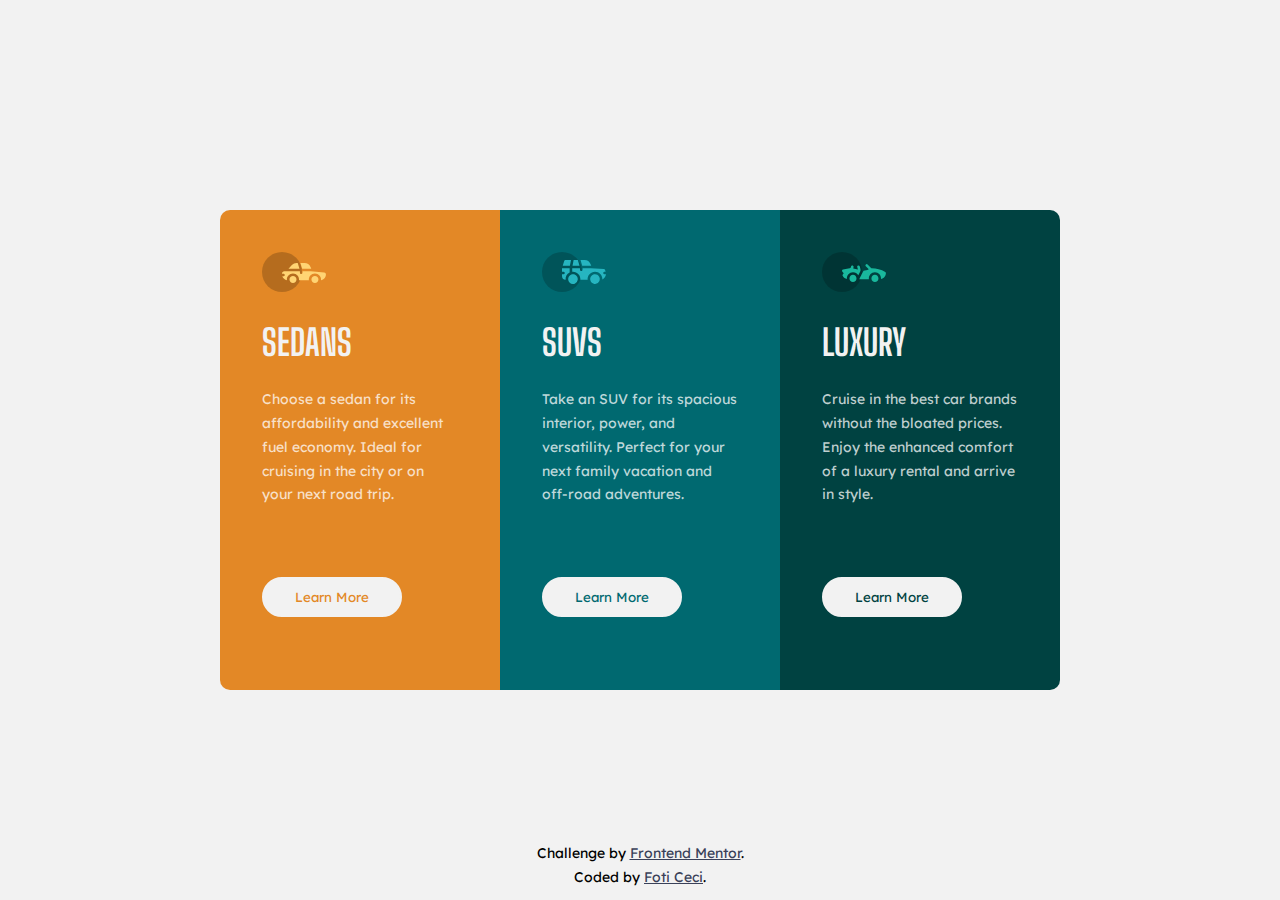
<file: 3-column-preview-card-component-main/index.html>
<!DOCTYPE html>
<html lang="en">

<head>
  <meta charset="UTF-8">
  <meta name="viewport" content="width=device-width, initial-scale=1.0"> <!-- displays site properly based on user's device -->
  <link rel="stylesheet" href="style.css">
  <link rel="icon" type="image/png" sizes="32x32" href="./images/favicon-32x32.png">
  <link rel="preconnect" href="https://fonts.googleapis.com">
  <link rel="preconnect" href="https://fonts.gstatic.com" crossorigin>
  <link href="https://fonts.googleapis.com/css2?family=Big+Shoulders+Display:wght@700&family=Lexend+Deca&display=swap" rel="stylesheet">
  <title>Frontend Mentor | 3-column preview card component</title>
</head>

<body>
    <main>
      <div class="sedan">
        <img src="images/icon-sedans.svg" alt="sedan-img">
        <h1>SEDANS</h1>
        <p>Choose a sedan for its affordability and excellent fuel economy. Ideal for cruising in the city 
          or on your next road trip.</p>
        <button class="sedan-btn">Learn More</button>
      </div>

      <div class="suv">
        <img src="images/icon-suvs.svg" alt="suv-img">
        <h1>SUVS</h1>
        <p>Take an SUV for its spacious interior, power, and versatility. Perfect for your next family vacation 
          and off-road adventures.</p>
        <button class="suv-btn">Learn More</button>
      </div>

      <div class="luxury">
        <img src="images/icon-luxury.svg" alt="luxury-img">
        <h1>LUXURY</h1>
        <p>Cruise in the best car brands without the bloated prices. Enjoy the enhanced comfort of a luxury 
          rental and arrive in style.</p>
        <button class="luxury-btn">Learn More</button>
      </div>
    </main>

    <footer class="attribution">
      <p>Challenge by <a href="https://www.frontendmentor.io?ref=challenge" target="https://www.frontendmentor.io/challenges/3column-preview-card-component-pH92eAR2-">Frontend Mentor</a>.</p>
      <p>Coded by <a href="https://github.com/fotinh0">Foti Ceci</a>.</p>
    </footer>
</body>
</html>
</file>
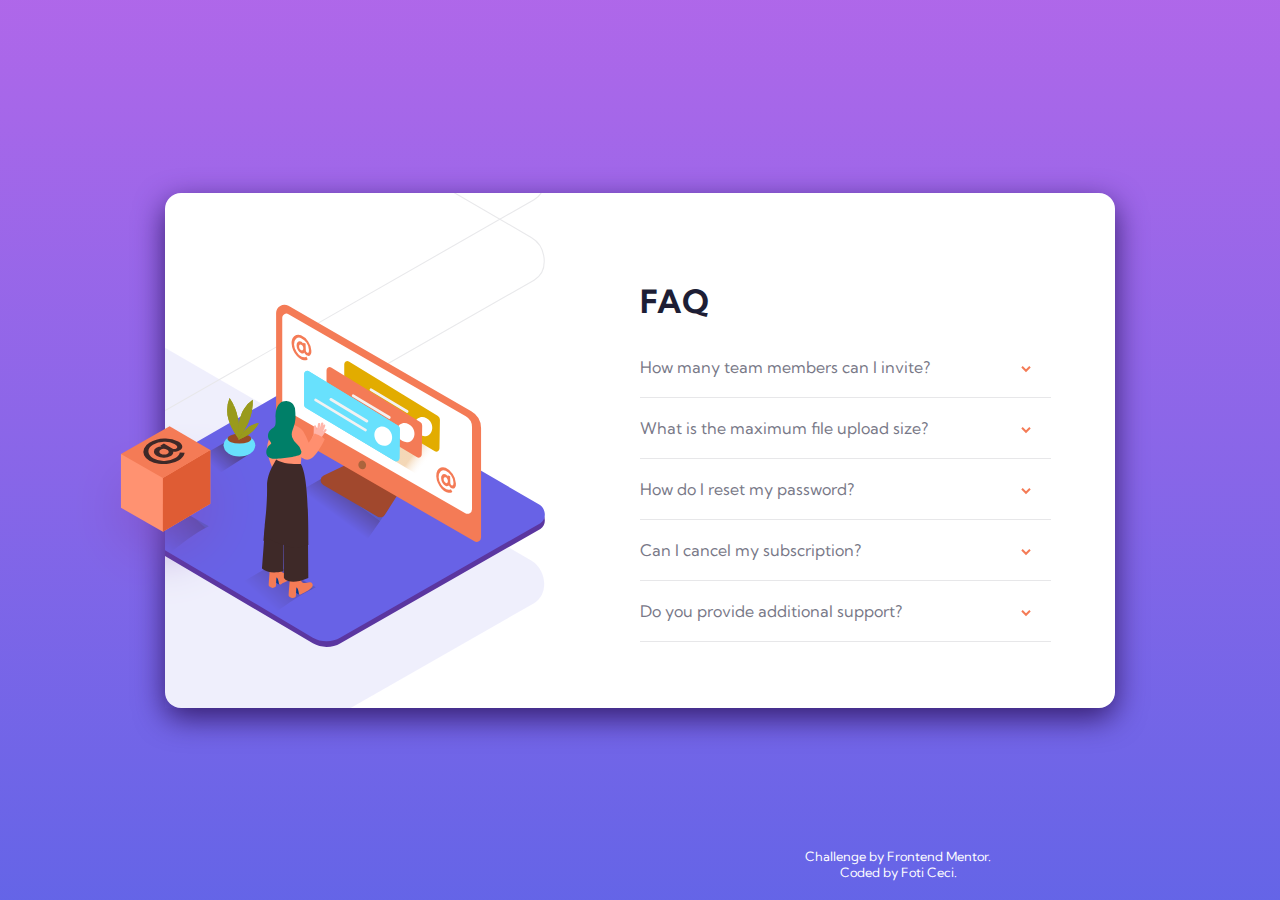
<file: faq-accordion-card-main/index.html>
<!DOCTYPE html>
<html lang="en">
<head>
  <meta charset="UTF-8">
  <meta name="viewport" content="width=device-width, initial-scale=1.0"> <!-- displays site properly based on user's device -->
  <link rel="stylesheet" href="style.css">
  <link rel="icon" type="image/png" sizes="32x32" href="./images/favicon-32x32.png">
  <link rel="preconnect" href="https://fonts.googleapis.com">
  <link rel="preconnect" href="https://fonts.gstatic.com" crossorigin>
  <link href="https://fonts.googleapis.com/css2?family=Kumbh+Sans:wght@400;700&display=swap" rel="stylesheet"> 
  <script src="script.js"></script>
  <title>Frontend Mentor | FAQ Accordion Card</title>
</head>

<body>
  <main class="card">

    <div class="card-images">
      <div class="img1"></div>
      <div class="img2"></div>
    </div>

    <div class="box-image">
      <img class="box" src='images/illustration-box-desktop.svg' alt="'@' symbol box">
    </div>

    <div class="section-accordion">
      <section class="faq">
        <h1>FAQ</h1>
        
        <div class="section-qna">
          <div class="question" onclick="toggleAnswer(this)">
            <p>How many team members can I invite?</p>
            <div class="arrow">
              <img src="images/icon-arrow-down.svg" alt="arrow down icon">
            </div>
          </div>
          <div class="answer hide">
            <p>You can invite up to 2 additional users on the Free plan. There
              is no limit on team members for the Premium plan.</p>
          </div>
        </div>

        <div class="section-qna">
          <div class="question" onclick="toggleAnswer(this)">
            <p>What is the maximum file upload size?</p>
            <div class="arrow">
              <img src="images/icon-arrow-down.svg" alt="arrow down icon">
            </div>
          </div>
          <div class="answer hide">
            <p>No more than 2GB. All files in your account must fit your allotted storage space.</p>
          </div>
        </div>


        <div class="section-qna">
          <div class="question" onclick="toggleAnswer(this)">
            <p>How do I reset my password?</p>
            <div class="arrow">
              <img src="images/icon-arrow-down.svg" alt="arrow down icon">
            </div>
          </div>
          <div class="answer hide">
            <p>Click “Forgot password” from the login page or “Change password” from your profile page. 
              A reset link will be emailed to you.</p>
          </div>
        </div>


        <div class="section-qna">
          <div class="question" onclick="toggleAnswer(this)">
            <p>Can I cancel my subscription?</p>
            <div class="arrow">
              <img src="images/icon-arrow-down.svg" alt="arrow down icon">
            </div>
          </div>
          <div class="answer hide">
            <p>Yes! Send us a message and we’ll process your request no questions asked.</p>
          </div>
        </div>


        <div class="section-qna">
          <div class="question" onclick="toggleAnswer(this)">
            <p>Do you provide additional support?</p>
            <div class="arrow">
              <img src="images/icon-arrow-down.svg" alt="arrow down icon">
            </div>
          </div>
          <div class="answer hide">
            <p>Chat and email support is available 24/7. Phone lines are open during normal business hours.</p>
          </div>
        </div>
        
      </section>
    </div>
  </main>

  <footer class="attribution">
    <p>Challenge by <a href="https://www.frontendmentor.io?ref=challenge" target="https://www.frontendmentor.io/challenges/faq-accordion-card-XlyjD0Oam">Frontend Mentor</a>.</p> 
    <p>Coded by <a href="https://github.com/fotinh0">Foti Ceci</a>.</p>
  </footer>

</body>
</html>
</file>
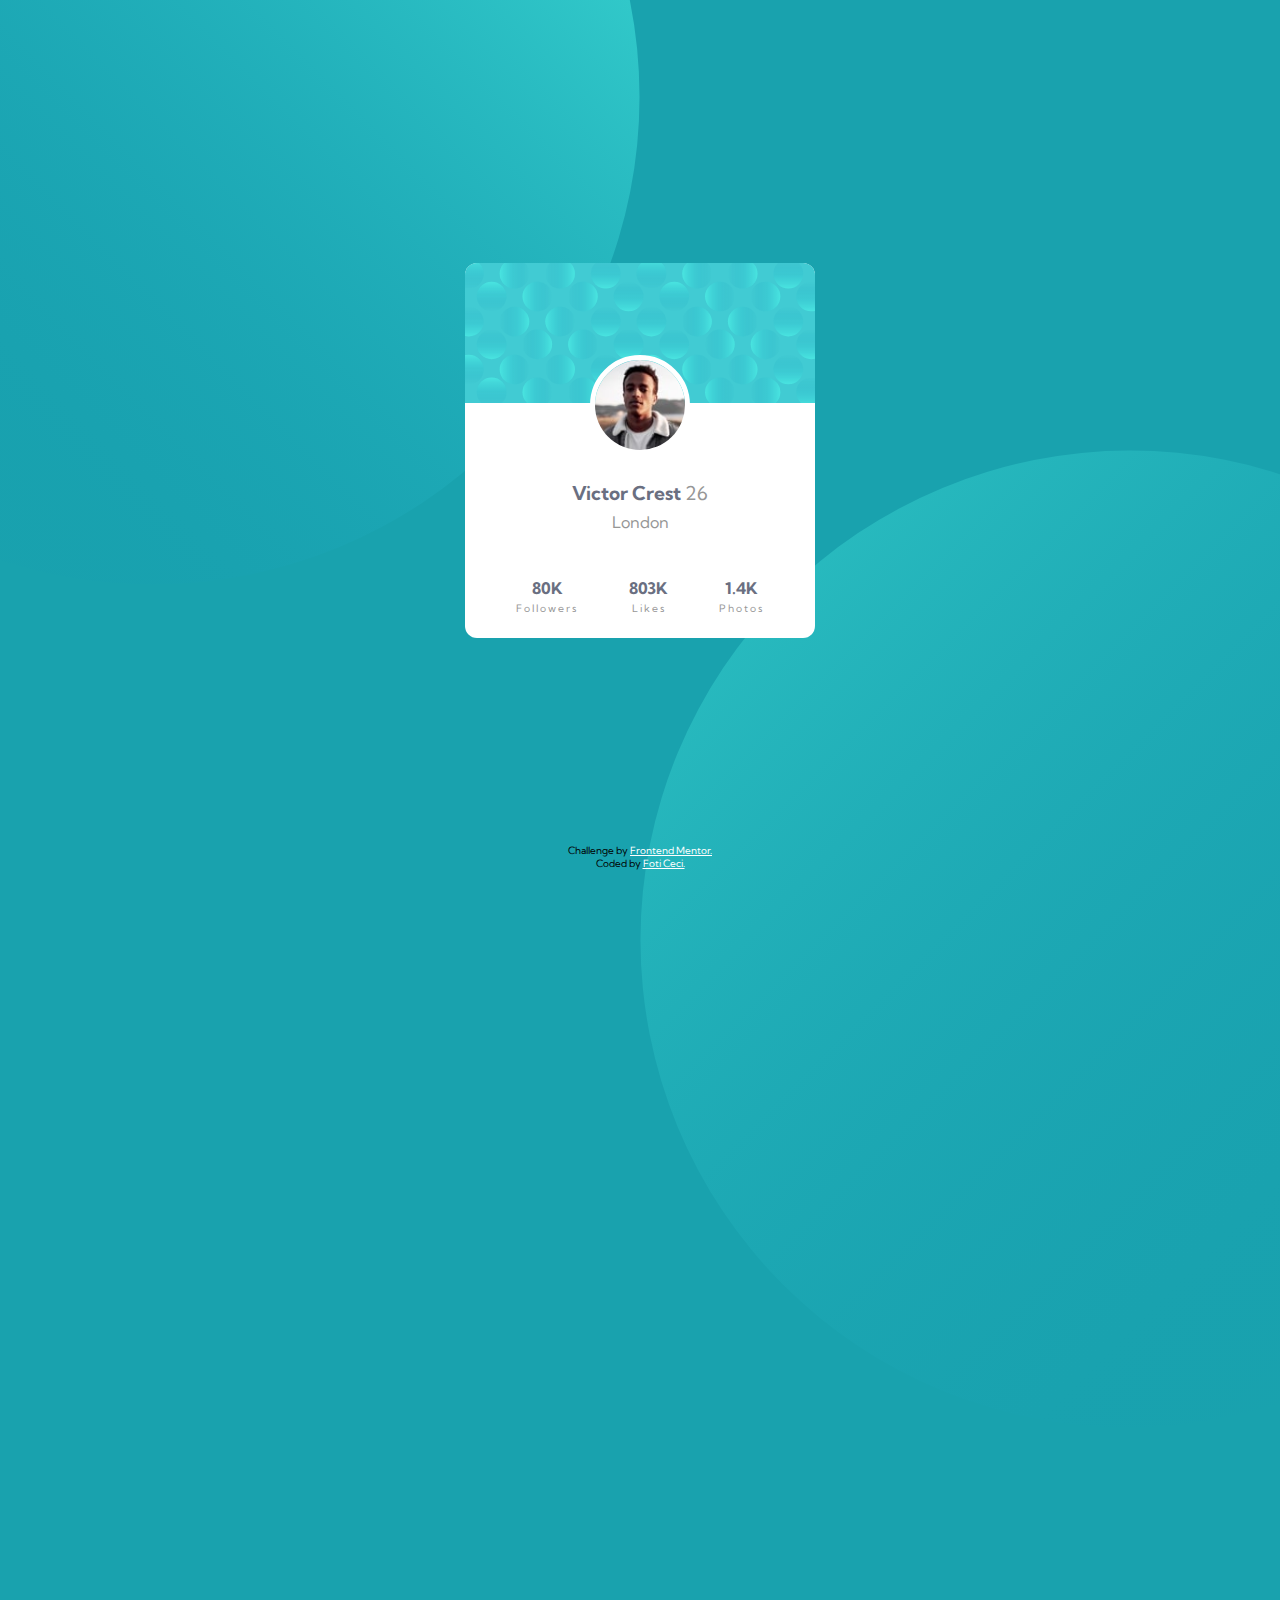
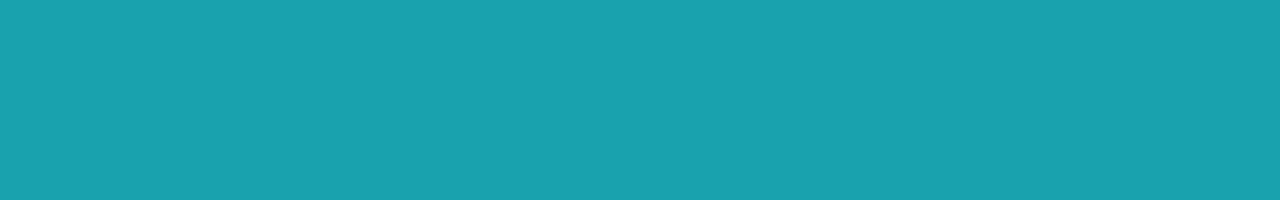
<file: profile-card-component-main/index.html>
<!DOCTYPE html>
<html lang="en">
  <head>
    <meta charset="UTF-8" />
    <meta name="viewport" content="width=device-width, initial-scale=1.0" />
    <link rel="icon" type="image/png" sizes="32x32" href="./images/favicon-32x32.png"/>
    <link rel="stylesheet" href="style.css"/>
    <link rel="preconnect" href="https://fonts.googleapis.com">
    <link rel="preconnect" href="https://fonts.gstatic.com" crossorigin>
    <link href="https://fonts.googleapis.com/css2?family=Kumbh+Sans:wght@400;700&display=swap" rel="stylesheet"> 
    <title>Frontend Mentor | Profile card component</title>
  </head>

  <body>
    <div class="background img-top"></div>
    <div class="background img-bottom"></div>
    
    <main>
      <div class="section-top">
        <img src="images/image-victor.jpg" alt="Victor profile image" />
        <div class="profile">
          <h1 class="name">Victor Crest <span>26</span></h1>
        </div>
        <div class="location">
          <p>London</p>
        </div>
      </div>
      
      <div class="section-bottom">
        <div>
          <h2 class="stat">80K</h2>
          <p class="stat-description">Followers</p>
        </div>
        <div>
          <h2 class="stat">803K</h2>
          <p class="stat-description">Likes</p>
        </div>
        <div>
          <h2 class="stat">1.4K</h2>
          <p class="stat-description">Photos</p>
        </div>
      </div>
    </main>

    <footer class="attribution">
      <p>Challenge by <a href="https://www.frontendmentor.io/challenges/profile-card-component-cfArpWshJ"target="_blank">Frontend Mentor.</a></p>
      <p>Coded by <a href="https://twitter.com/santu69" target="_blank">Foti Ceci.</a></p>
    </footer>
  </body>
</html>
</file>
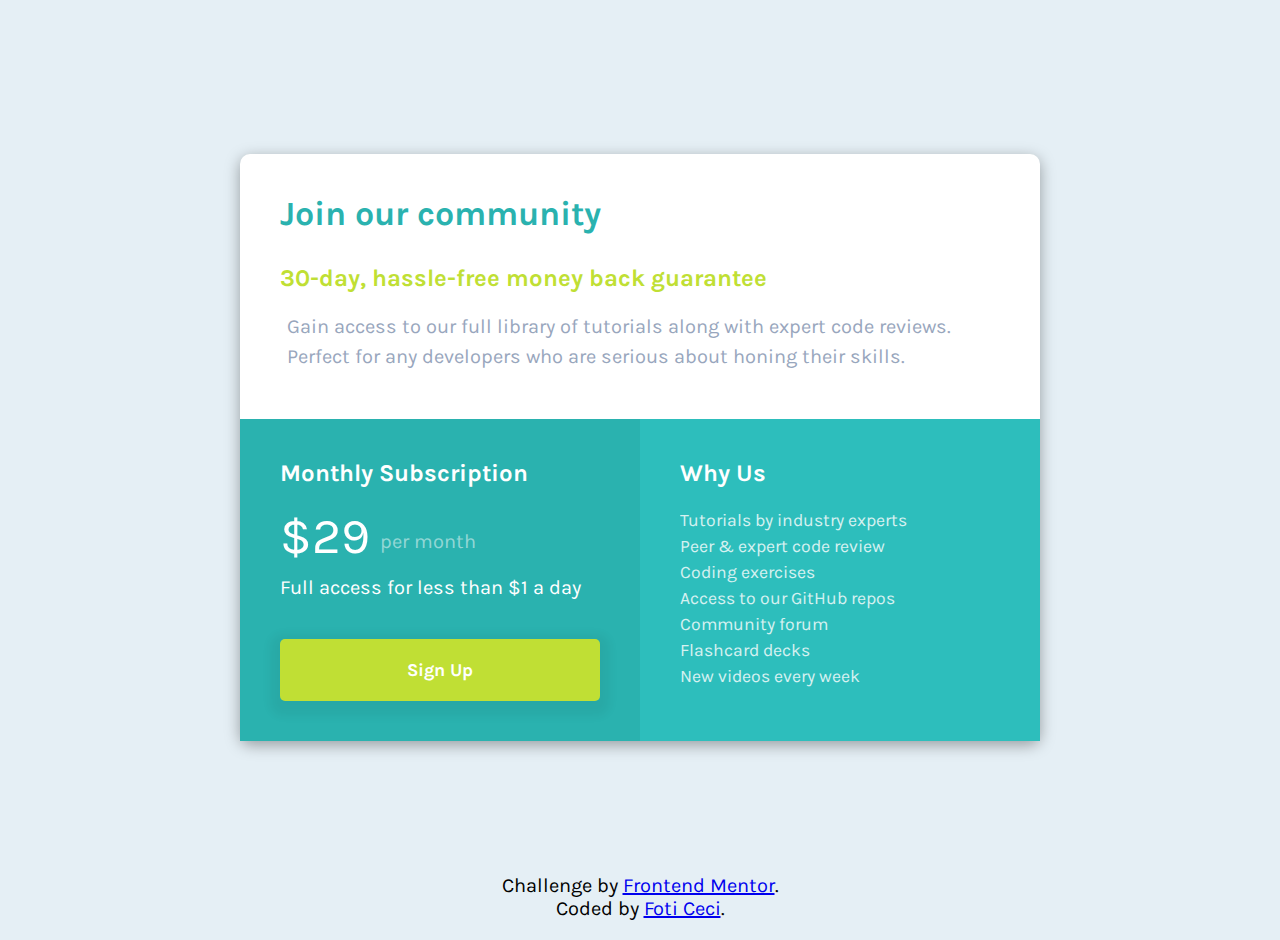
<file: single-price-grid-component-master/index.html>
<!DOCTYPE html>
<html lang="en">
<head>
  <meta charset="UTF-8">
  <meta name="viewport" content="width=device-width, initial-scale=1.0"> <!-- displays site properly based on user's device -->
  <link rel="icon" type="image/png" sizes="32x32" href="./images/favicon-32x32.png">
  <link rel="stylesheet" href="style.css">
  <link rel="preconnect" href="https://fonts.googleapis.com">
  <link rel="preconnect" href="https://fonts.gstatic.com" crossorigin>
  <link href="https://fonts.googleapis.com/css2?family=Karla:wght@400;700&display=swap" rel="stylesheet"> 

  <title>Frontend Mentor | Single Price Grid Component</title>
</head>
<body>
  <main>

    <section class="top-container">
      <h1>Join our community</h1>
      <h2 class="top-subtitle">30-day, hassle-free money back guarantee</h2>
      <p class="description">
        Gain access to our full library of tutorials along with expert code reviews. Perfect for any developers who are serious about honing their skills.
      </p>
    </section>

    <div class="row">

      <section class="subscription">
        <h2>Monthly Subscription</h2>
        <p class="sub-price"><span class="price">&dollar;29</span> per month </p>
        <p>Full access for less than &dollar;1 a day</p>
        <button>Sign Up</button>
      </section>

      <section class="why-container">
        <h2>Why Us</h2>
        <ul>
          <li>Tutorials by industry experts
          <li>Peer &amp; expert code review
          <li>Coding exercises
          <li>Access to our GitHub repos
          <li>Community forum
          <li>Flashcard decks
          <li>New videos every week
        </ul>
      </section>
    </div>
  </main>  
    
  <footer class="attribution">
    <p>Challenge by <a href="https://www.frontendmentor.io?ref=challenge" target="_blank">Frontend Mentor</a>.</p> 
    <p>Coded by <a href="https://github.com/fotinh0">Foti Ceci</a>.</p>
  </footer>
</body>
</html>
</file>
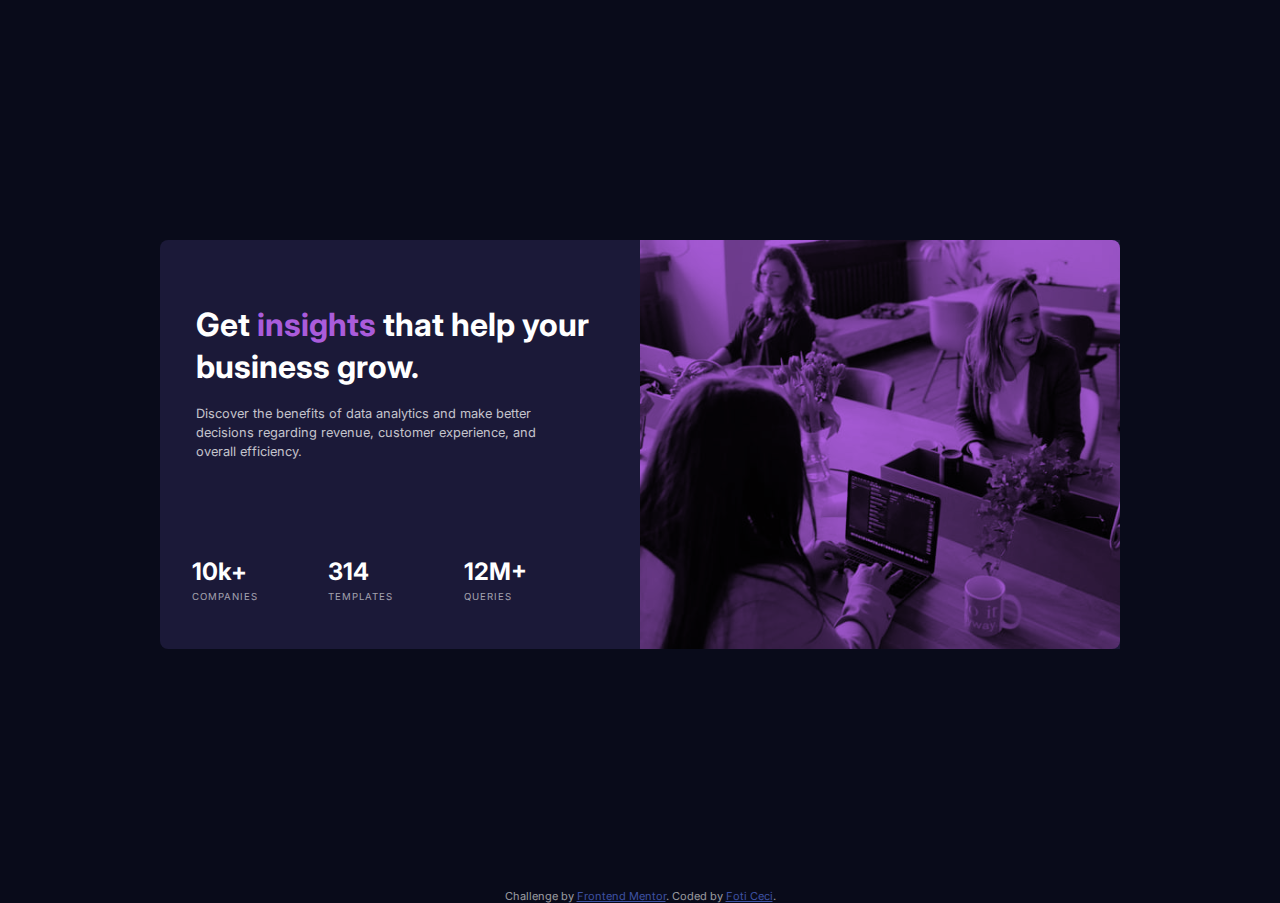
<file: stats-preview-card-component-main/index.html>
<!DOCTYPE html>
<html lang="en">
<head>
  <meta charset="UTF-8">
  <meta name="viewport" content="width=device-width, initial-scale=1.0"> <!-- displays site properly based on user's device -->
  <link rel="stylesheet" href="styles/style.css">
  <link rel="icon" type="image/png" sizes="32x32" href="./images/favicon-32x32.png">
  <link rel="preconnect" href="https://fonts.googleapis.com">
  <link rel="preconnect" href="https://fonts.gstatic.com" crossorigin>
  <link href="https://fonts.googleapis.com/css2?family=Inter:wght@400;700&family=Lexend+Deca&display=swap" rel="stylesheet"> 
  <title>Frontend Mentor | Stats Preview Card Component</title>
</head>


<body>
  
  <div class="container">
    
    <div class="card section">
      
      <!-- Image Section -->
      <div class="row image-row">
        <div class="col img-header"></div>
      </div>

      <div class="row text-container">
        
        <!-- Title and Description Section -->
        <div class="col title">
          <h1 class="main-heading">Get <span class="heading-highlight">insights</span> that help your business grow.</h1>
          <p class="main-paragraph">Discover the benefits of data analytics and make better decisions regarding revenue, customer 
            experience, and overall efficiency.</p>
        </div>  
          
        <!-- Stats Section-->
        <div class="col stats-section">
          
          <div class="companies">
            <h2>10k+</h2>
            <p class="stat-heading">COMPANIES</p>
          </div>
            
          <div class="templates">
            <h2>314</h2>
            <p class="stat-heading">TEMPLATES</p> 
          </div>
            
          <div class="queries">
            <h2>12M+</h2>
            <p class="stat-heading">QUERIES</p>
          </div>

        </div> 

      </div>

    </div>

  </div>

  <div class="attribution">
    Challenge by <a href="https://www.frontendmentor.io?ref=challenge" target="https://www.frontendmentor.io/challenges/stats-preview-card-component-8JqbgoU62">Frontend Mentor</a>. 
    Coded by <a href="https://github.com/fotinh0">Foti Ceci</a>.
  </div>

</body>
</html>
</file>
<file: 3-column-preview-card-component-main/style.css>
/***********************************VARIABLES******************************/
:root {
    --bright-orange: hsl(31, 77%, 52%);
    --dark-cyan: hsl(184, 100%, 22%);
    --very-dark-cyan: hsl(179, 100%, 13%);
    --transparent-white: hsla(0, 0%, 100%, 0.75);
    --very-light-gray: hsl(0, 0%, 95%);
}

/***********************************DEFAULTS******************************/
* {
    margin: 0;
    padding: 0;
    box-sizing: border-box;
}

/***********************************TAG SELECTORS******************************/
body {
    background-color: var(--very-light-gray);
    font-family: 'Lexend Deca', sans-serif;
    font-size: 15px;
    overflow: hidden;
    height: 100vh;
    display: flex;
    overflow: auto;
}

main {
    display: flex;
    flex-direction: row;
    justify-content: center;
    align-items: center;
    width: 100%;
    flex-wrap: wrap;
}

div {
    max-width: 280px;
    height: 480px;
    padding: 2.635rem;
    position: relative;
}

img {
    margin-bottom: 25px;
}

h1 {
    color: var(--very-light-gray);
    font-family: 'Big Shoulders Display', cursive;
    font-size: 2.25rem;
    margin-bottom: 1.5rem;
}

p {
    color: var(--transparent-white);
    font-size: 14px;
    line-height: 1.7;
}

button {
    position: relative;
    cursor: pointer;
    text-align: center;
    display: inline-block;
    padding: 10px 25px 10px 25px;
    width: 140px;
    border-radius: 25px;
    outline: none;
    border: solid 2px var(--very-light-gray);
    font-family: inherit;
    top: 70px;
}

/***********************************CLASS SELECTORS******************************/

.sedan {
    background-color: var(--bright-orange);
    border-radius: 10px 0 0 10px;
}

.suv {
    background-color: var(--dark-cyan);
}

.luxury {
    background-color: var(--very-dark-cyan);
    border-radius: 0 10px 10px 0;
}

.sedan-btn {
    color: var(--bright-orange);
    background-color: var(--very-light-gray);
}

.sedan-btn:hover{
    color: var(--very-light-gray);
    background-color: var(--bright-orange);
}

.suv-btn {
    color: var(--dark-cyan);
    background-color: var(--very-light-gray);
}

.suv-btn:hover {
    color: var(--very-light-gray);
    background-color: var(--dark-cyan);
}

.luxury-btn {
    color: var(--very-dark-cyan);
    background-color: var(--very-light-gray);
}

.luxury-btn:hover {
    color: var(--very-light-gray);
    background-color: var(--very-dark-cyan);
}

.attribution { 
    width: 100%;
    margin: 0 auto;
    position: absolute;
    color: black;
    bottom: 10px;
    text-align: center;
}

.attribution p {
    color: black;
}

.attribution a { 
    color: hsl(228, 21%, 29%); 
}


@media only screen and (max-width: 844px) {
    body {
        display: flex;
        width: 100%;
        overflow: scroll;
        flex-wrap: wrap;
    }

    main {
        padding: 40px 0;
    }

    .sedan {
        border-top-left-radius: 10px;
        border-top-right-radius: 10px;
        border-bottom-left-radius: 0px;
    }

    .luxury {
        border-bottom-left-radius: 10px;
        border-bottom-right-radius: 10px;
        border-top-right-radius: 0px;
    }

    p {
        font-size: 0.8rem;
    }

    .attribution {
        position: relative;
        width: auto;
        padding-bottom: 10px;
    }
}
</file>
<file: faq-accordion-card-main/style.css>
/*********************** VARIABLES ****************************/
:root {
    --very-dark-desaturated-blue: hsl(238, 29%, 16%);
    --soft-red: hsl(14, 88%, 65%);
    --soft-violet: hsl(273, 75%, 66%);
    --soft-blue: hsl(240, 73%, 65%);
    --very-dark-grayish-blue: hsl(237, 12%, 33%);
    --dark-grayish-blue: hsl(240, 6%, 50%);
    --light-grayish-blue: hsl(240, 5%, 91%);
}
/*********************** DEFAULTS *****************************/
* {
    box-sizing: border-box;
    margin: 0;
    padding: 0;
}

/*********************** TAG SELECTORS *************************/
body {
    background-image: linear-gradient(var(--soft-violet), var(--soft-blue));
    font-family: 'Kumbh Sans', sans-serif;
    font-size: 1rem;        
    min-height: 100vh;
    display: flex;
    align-items: center;
    justify-self: center;
    overflow: hidden;
}

img {
    max-width: 18vw;
}

h1 {
    color: var(--very-dark-desaturated-blue);
    font-size: 2rem;
    padding-top: 5.5rem;
    padding-bottom: 1rem;
}


/*********************** CLASS SELECTORS ************************/
.card {
    position: relative;
    background-color: #ffff;
    margin: 0 auto;
    min-height: 515px;
    width: 950px;
    max-width: 100%;
    display: flex;
    flex-direction: row;
    flex-wrap: wrap;
    justify-content: space-evenly;
    border-radius: 16px;
    box-shadow: 0 10px 30px rgb(53, 29, 110);
}

.card-images {
    position: relative;
    flex: 1;
    overflow: hidden;
}

.img1 {
    position: absolute;
    background: url(images/bg-pattern-desktop.svg);
    background-repeat: no-repeat;
    background-position: right center;
    background-size: cover;
    height: 1014px;
    width: 80%;
    margin-right: 10%;
    margin-top: -70%;
}

.img2 {
    position: absolute;
    background: url(images/illustration-woman-online-desktop.svg);
    background-repeat: no-repeat;
    background-position: right center;
    background-size: contain;
    height: 100%;
    width: 95%;
    margin-top: 25px;
    margin-left: -15%;
}

.box-image {
    position: absolute;
    height: auto;
    width: 10%;
    min-width: 90px;
    top: 45%;
    left: -10%;
    z-index: 1;
}

.section-accordion {
    flex: 1;
}

.faq {
    margin-right: 5vw;
    height: 507px;
    font-weight: 400;
    overflow: auto;
}

.question {
    color: var(--dark-grayish-blue);
    border-bottom: 1px solid var(--light-grayish-blue);
    padding: 1.25rem 1.25rem 1.25rem 0;
    font-size: 1rem;
    display: flex;
    flex-direction: row;
    justify-content: space-between;
    vertical-align: middle;
}

.question:hover {
    color: var(--soft-red);
    cursor: pointer;
}

.answer {
    color: var(--dark-grayish-blue);
    font-size: 0.825rem;
    padding: 0.5rem 2rem 0.2rem 0;
    line-height: 1.25rem;
}

.question img {
    height: auto;
    width: 10px;
}

.arrow {
    margin: auto 0;
    transition: all 0.1s ease-in-out;
}

.rotate-icon {
    transform: rotate(180deg);
}

.bold {
    font-weight: 700;
}

.hide {
    display: none;
}

.attribution {
    color: #ffff;
    position: absolute;
    font-size: 0.8rem;
    margin-bottom: 20px;
    margin-left: 50%;
    bottom: 0;
    text-align: center;
}

.attribution a {
    color: #ffff;
    text-decoration: none;
}

.attribution a:hover {
    color: var(--soft-red);
}

/*************************TABLET**************************/

@media screen and (max-width: 768px) {
    .img1 {
        height: 875px;
    }

    .box-image {
        top: 36vh;
    }
}

/*************************MOBILE***************************/

@media screen and (max-width: 425px) {
    body {
        margin: 20vh 24px 0 24px;
        display: flex;
        flex-direction: column;
        overflow: visible;
    }

    .card {
        flex-direction: column;
    }

    .card-images {
        position: relative;
        display: flex;
        justify-content: center;
        overflow: visible;
    }

    .img1 {
        background: url(images/bg-pattern-mobile.svg);
        background-size: contain;
        background-repeat: no-repeat;
        max-width: 230px;
        max-height: 200px;
        margin: 0;
        top: 0;
    }

    .img2 {
        background: url(images/illustration-woman-online-mobile.svg);
        background-size: contain;
        background-repeat: no-repeat;
        margin: -5% 7% 0 0;
        max-width: 250px;
        height: 250px;
        top: -85px;
        z-index: 10;
    }

    .box-image img {
        display: none;
    }

    h1 {
        text-align: center;
    }

    .faq {
        padding-top: 50px;
    }

    .section-qna {
        margin-left: 2rem;
    }

    .question p {
        margin-right: 10px;
    }

    .attribution {
        position: relative;
        margin-top: 20px;
        margin-left: 0;
    }
}
</file>
<file: profile-card-component-main/style.css>
/****************************** VARIABLES *******************************/
:root {
    --dark-cyan: hsl(185, 75%, 39%);
    --very-dark-desaturated-blue: hsl(229, 27%, 15%);
    --dark-grayish-blue: hsl(227, 10%, 46%);
    --dark-grey: hsl(0, 0%, 59%);
}

/****************************** DEFAULTS *******************************/
* {
    box-sizing: border-box;
    margin: 0;
    padding: 0;
}
/****************************** TAG SELECTORS *******************************/
body {
    background-color: var(--dark-cyan);
    display: flex;
    font-family: "Kumbh Sans", Helvetica, sans-serif;
    font-size: 1.125rem;
    height: 100vh;
    align-items: center;
    justify-content: center;
    overflow: hidden;
}

img {
    border: 5px solid white;
    border-radius: 50%;
    height: 100px;
    width: 100px;
}

main {
    background-color: white;
    border-radius: 12px;
    color: var(--dark-grayish-blue);
    height: 375px;
    width: 350px;
    max-width: 90%;
    overflow: hidden;
    z-index: 1;
}

h1 {
    font-size: 1.2rem;
}

h2 {
    font-size: 1rem;
}

/****************************** CLASS SELECTORS *******************************/
.background {
    position: absolute;
    width: 200%;
    height: 150%;
}

.img-top {
    background: url(images/bg-pattern-top.svg) no-repeat right bottom;
    top: -160%;
    left: -250%;
    transform: translate(50%, 50%);
}

.img-bottom {
    background: url(images/bg-pattern-bottom.svg) no-repeat left top;
    bottom: -175%;
    right: -40%;
    width: 60%;
    transform: translate(-50%, -50%);
}

.section-top {
    background: url(images/bg-pattern-card.svg) no-repeat center top;
    position: relative;
    display: flex;
    align-items: center;
    flex-direction: column;
    justify-content: center;
    height: 284px;
}

.profile {
    font-weight: 700;
    position: absolute;
    top: 77%;
}

.profile span {
    color: var(--dark-grey);
    font-weight: 400;
}

.location {
    color: var(--dark-grey);
    font-size: 1rem;
    position: absolute;
    top: 88%;
}

.section-bottom {
    display: flex;
    align-items: center;
    flex-wrap: wrap;
    height: 100px;
    justify-content: space-evenly;
}

.stat {
    font-weight: 700;
    text-align: center;
}

.stat-description {
    color: var(--dark-grey);
    display: block;
    font-size: 0.65rem;
    letter-spacing: 2px;
    margin-top: 0.25rem;
    text-align: center;
}

.attribution {
    font-size: 0.625rem;
    position: absolute;
    bottom: 30px;
    text-align: center;
}

.attribution a {
    color: white;
}

@media only screen and (max-width: 425px) {
    .img-bottom {
        bottom: -185%;
        right: -40%;
        height: 160%;
        width: 70%;
    }
}
</file>
<file: single-price-grid-component-master/style.css>
/***************** VARIABLES ********************************/
:root {
    --cyan: hsl(179, 62%, 43%);
    --faded-cyan: hsl(179, 62%, 46%);
    --bright-yellow: hsl(71, 73%, 54%);
    --light-gray: hsl(204, 43%, 93%);
    --grayish-blue: hsl(218, 22%, 67%);

}

/***************** DEFAULTS ********************************/
*{
    box-sizing: 0;
    margin: 0;
    padding: 0;
}
/***************** TAG SELECTORS ********************************/
body {
    background-color: var(--light-gray);
    display: flex;
    flex-direction: column;
    align-items: center;
    justify-content: center;
    font-family: 'Karla', sans-serif;
    padding: 20px;
    min-height: 100vh;
}

main {
    background-color:#ffff;
    border-radius: 10px;
    box-shadow: 0px 4px 15px 0px rgba(0,0,0,0.35);
    max-width: 800px;
    margin: auto;
}

section {
    padding: 40px;
}

h1 {
    color: var(--cyan);
    font-size: 2.125rem;
    margin-bottom: 30px;
}

h2 {
    margin-bottom: 20px;
}

p {
    font-size: 1.25rem;
}

ul {
    list-style: none;
    padding: 0;
    opacity: 0.8;
}

li {
    line-height: 1.625rem;
    font-size: 1.1rem;
}
/***************** CLASS SELECTORS ********************************/
.top-subtitle {
    color: var(--bright-yellow);
    margin-bottom: 20px;
}

.description {
    color: var(--grayish-blue);
    margin: 7px;
    line-height: 1.5;
}

.row {
    display: flex;
}

.row > section {
    flex: 1;
}

.subscription {
    background-color: var(--cyan);
    color: #ffff;
}

.sub-price {
    color: rgba(253, 253, 253, 0.5);
    display: flex;
    align-items: center;
}

.price {
    color: #ffff;
    font-size: 3.125rem;
    margin-right: 10px;
    margin-bottom: 10px;
}

button {
    background-color: var(--bright-yellow);
    border-radius: 5px;
    border: none;
    box-shadow: 0 5px 10px 10px rgba(0, 0, 0, 0.05);
    color: #ffff;
    font-family: 'Karla', sans-serif;
	font-size: 1.125rem;
	font-weight: 700;
	padding: 20px 0;
	margin-top: 40px;
	width: 100%;
}

button:hover{
    cursor: pointer;
    transform: scale(1.05);
}

.why-container {
    background-color: var(--faded-cyan);
    color:#ffff;
}

.attribution { 
    font-size: 1rem; 
    text-align: center;
    bottom: 10px; 
}
.attribution a:hover { 
    color: var(--cyan); 
}


@media screen and (max-width: 600px) {
    .row {
        flex-direction: column;
    }

    .attribution {
        text-align: center;
        margin-top: 20px;
    }
}
</file>
<file: stats-preview-card-component-main/styles/style.css>
/*****************************VARIABLES*******************************************/
:root {
    --color-main-background: hsl(233, 47%, 7%);
    --color-card-background: hsl(244, 38%, 16%);
    --color-accent: hsl(277, 64%, 61%);
    --color-white-opaque: hsl(0, 0%, 100%);
    --color-white-transparent75: hsla(0, 0%, 100%, 0.75);
    --color-white-transparent60: rgba(255, 255, 255, 0.6);
}

/*********************************DEFAULTS*****************************************/
* {
    box-sizing: border-box;
    margin: 0;
    padding: 0;
}

/*************************************TAG SELECTORS********************************/
body {
    background-color: var(--color-main-background); 
    font-family: 'Inter', sans-serif;
}

h2 {
    color: var(--color-white-opaque);
}

img {
    max-width: 100%;
}

/*************************************CLASS SELECTORS********************************/
.container {
    margin: 15rem auto;
    text-align: center;
    width: 80%;
}

.card {
    background-color: var(--color-card-background);
    border-radius: 8px;
    margin-top: 4rem;
}

.img-header{
    width: 100%;
    min-height: 35vh;
    background: url('../images/image-header-mobile.jpg'), var(--color-accent);
    background-position: center;
    background-size: cover;
    background-repeat: no-repeat;
    background-blend-mode: multiply;
    border-radius: 8px;
}

.title{
    margin: 2rem auto;
    width: 85%;
}

.main-heading {
    color: var(--color-white-opaque);
    font-size: 1.6rem;
    line-height: 1.3;
}

.heading-highlight {
    color: var(--color-accent);
}

.main-paragraph {
    color: var(--color-white-transparent75);
    font-size: 0.8rem;
    line-height: 1.5;
    margin: 1.3em auto;
}

.stats-section {
    padding-bottom: 2rem;
}

.stats-container {
    color: var(--color-white-opaque);
}

.stat-heading {
    color: var(--color-white-transparent60);
    font-size: 0.6rem;
    letter-spacing: 0.1em;
    margin: 0.5em 0 1.5em 0;
}

.attribution { 
    color: var(--color-white-transparent60);
    font-size: 11px;
    text-align: center;
    margin-top: 5em;
}
.attribution a { 
    color: hsl(228, 45%, 44%); 
}

@media (min-width: 700px) { 
    .container {
        max-width: 960px;
    }
  
    .card {
        display: flex;
        flex-direction: row-reverse;
        min-height: 40vh;
    }
  
    .row {
        width: 50%;
    }
  
    .main-heading {
        padding-top: 2rem;
    }
  
    .stats-section {
        display: flex;
        justify-content: space-around;
        padding-top: 4rem;
        text-align: left;
        width: 85%;
    }
  
    .companies, .templates, .queries {
        margin-left: 2rem;
        width: 100%;
    }
  
    .img-header {
        background-image: url('../images/image-header-desktop.jpg');
        background-position: top;
        border-radius: 0 8px 8px 0;
        height: 100%;
    }
  
    .card {
        border-radius: 8px 0 0 8px;
    }
  
    .main-heading {
        font-size: 2rem;
        text-align: left;
    }
  
    .main-paragraph {
        margin: 1.3em 0 0 0;
        text-align: left;
        width: 90%;
    }
  }
</file>
